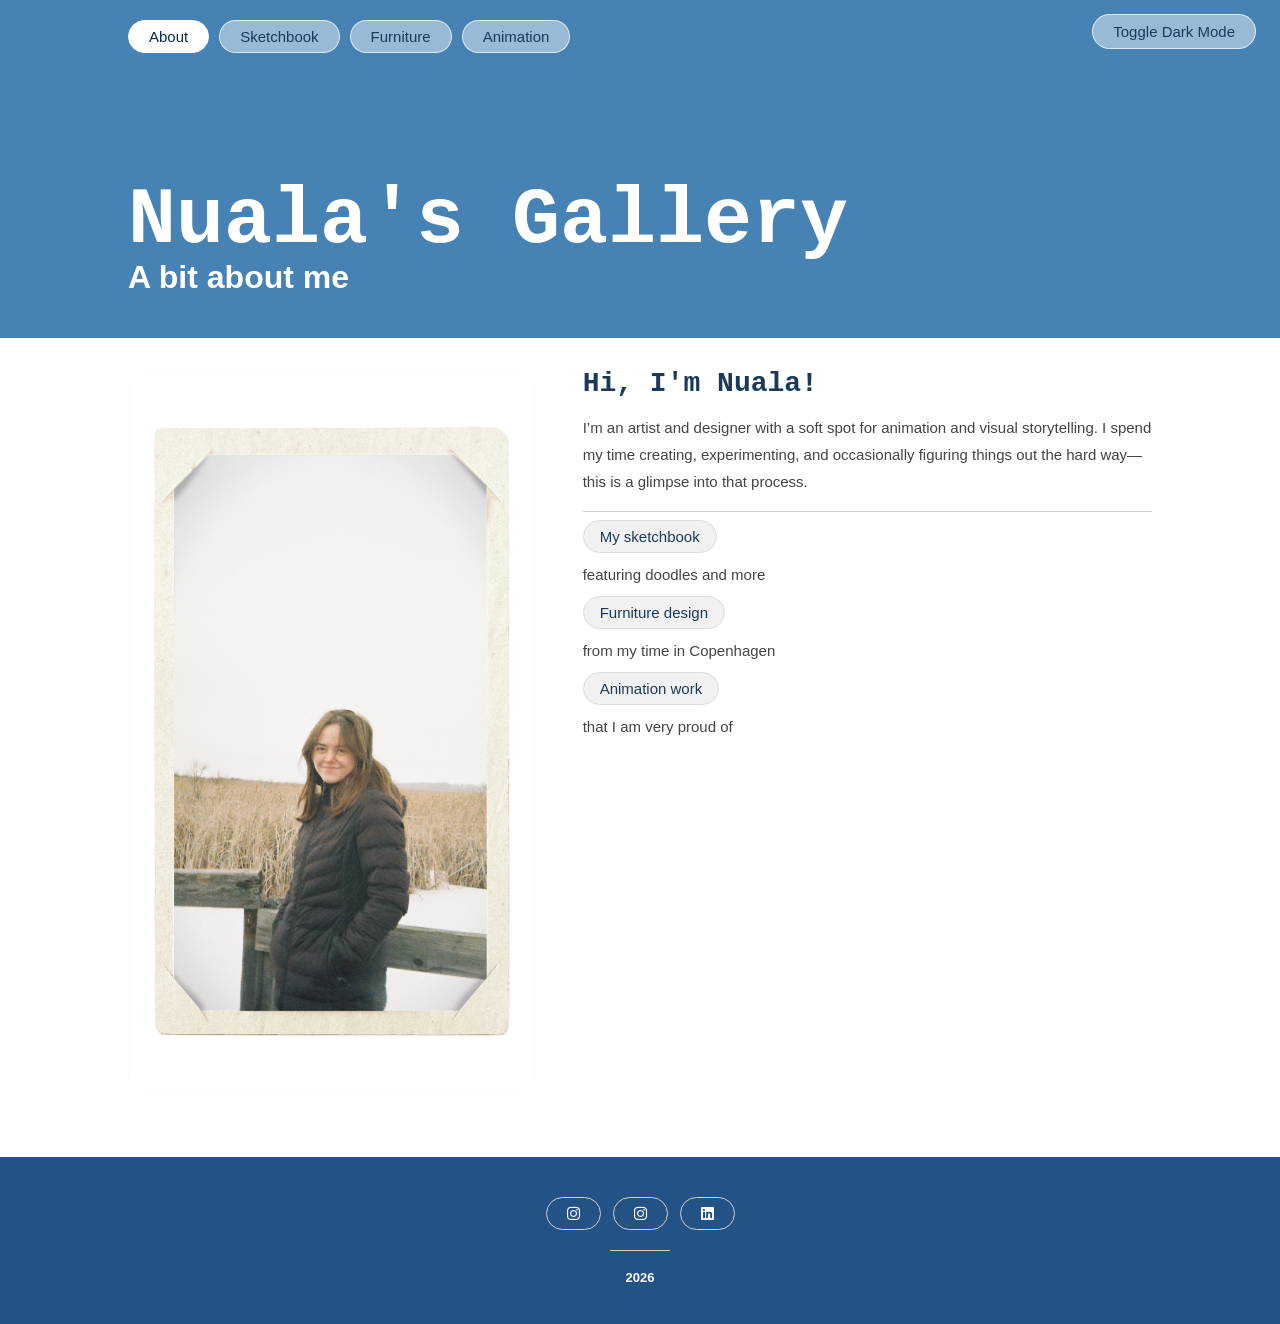
<file: index.html>
<!DOCTYPE html>
<html lang="en">

<head>
    <meta charset="UTF-8">
    <meta name="viewport" content="width=device-width, initial-scale=1.0">
    <link rel="stylesheet" href="css/html5reset.css">
    <link rel="stylesheet" href="css/style.css">
    <link rel="stylesheet" href="https://cdnjs.cloudflare.com/ajax/libs/font-awesome/6.5.0/css/all.min.css">
    <title>Nuala's Gallery</title>
</head>


<body>

    <!--header-->
    <div class="about-header">
    <header>

    <!--skip-->
    <div class="skip">
        <a href = "">Skip to Main Content</a>
    </div>

        <!-- Dark mode created with help from
        https://dev.to/nilebits/10-amazing-things-you-can-do-with-simple-javascript-2d96 -->
        <button id="toggle-dark-mode">Toggle Dark Mode</button>
        <script>
            const button = document.getElementById('toggle-dark-mode');
            button.addEventListener('click', () => {
            document.body.classList.toggle('dark-mode');
            });
        </script>

        <!--nav-->
        <nav>
            <ul>
                <li><a href = "index.html"class="active">About</a></li>
                <li><a href = "sketchbook.html">Sketchbook</a></li>
                <li><a href = "furniture.html">Furniture</a></li>
                <li><a href = "animation.html">Animation</a></li>
            </ul>
        </nav>

        <!--header-banner-->
        <div class="header-banner">
            <h1>Nuala's Gallery</h1>
            <h2>A bit about me</h2>
        </div>

    </header>
    </div>



<!-- Content -->
<main id="main-content">
    <div class="about-grid">
        <img src="images/me.jpg" alt="Photo of Nuala">
        <div class="about-text">
            <h3>Hi, I'm Nuala!</h3>
            <p>I’m an artist and designer with a soft spot for animation and visual storytelling.
                 I spend my time creating, experimenting, and occasionally figuring things out the
                  hard way—this is a glimpse into that process.</p>
            <div class="about-links">
                <a href="sketchbook.html">My sketchbook</a>
                <p>featuring doodles and more</p>
                <a href="furniture.html">Furniture design</a>
                <p> from my time in Copenhagen</p>
                <a href="animation.html">Animation work</a>
                <p> that I am very proud of</p>
            </div>
        </div>
    </div>
</main>




<!-- Footer -->
    <footer>
        <!--.social content modified from ChatGPT with the prompt: "Based on my current code,
         how would I make the social media links into icons  -->

        <!-- I also used chat to help fix some accessibility issues such as
         creating alt text for the links. -->

    <div class="social">
        <a href="https://www.instagram.com/nkenn_gallery/"
            target="_blank"
            rel="noopener noreferrer"
            aria-label="Nuala's Gallery Instagram">
        <i class="fab fa-instagram" aria-hidden="true"></i>
        </a>
        <a href="https://www.instagram.com/noo_alalala/"
            target="_blank"
            rel="noopener noreferrer"
            aria-label="Nuala's Gallery Instagram">
        <i class="fab fa-instagram" aria-hidden="true"></i>
        </a>
        <a href="https://www.linkedin.com/in/nuala-kennedy-53ab6a214/"
            target="_blank"
            rel="noopener noreferrer"
            aria-label="Nuala's LinkedIn">
        <i class="fab fa-linkedin" aria-hidden="true"></i>
        </a>
    </div>

    <div class="footer-divider"></div>

    <p><span id="year"></span></p>
        <script>
        document.getElementById("year").innerHTML = new Date().getFullYear();
        </script>
    </footer>


</body>
</html>
</file>
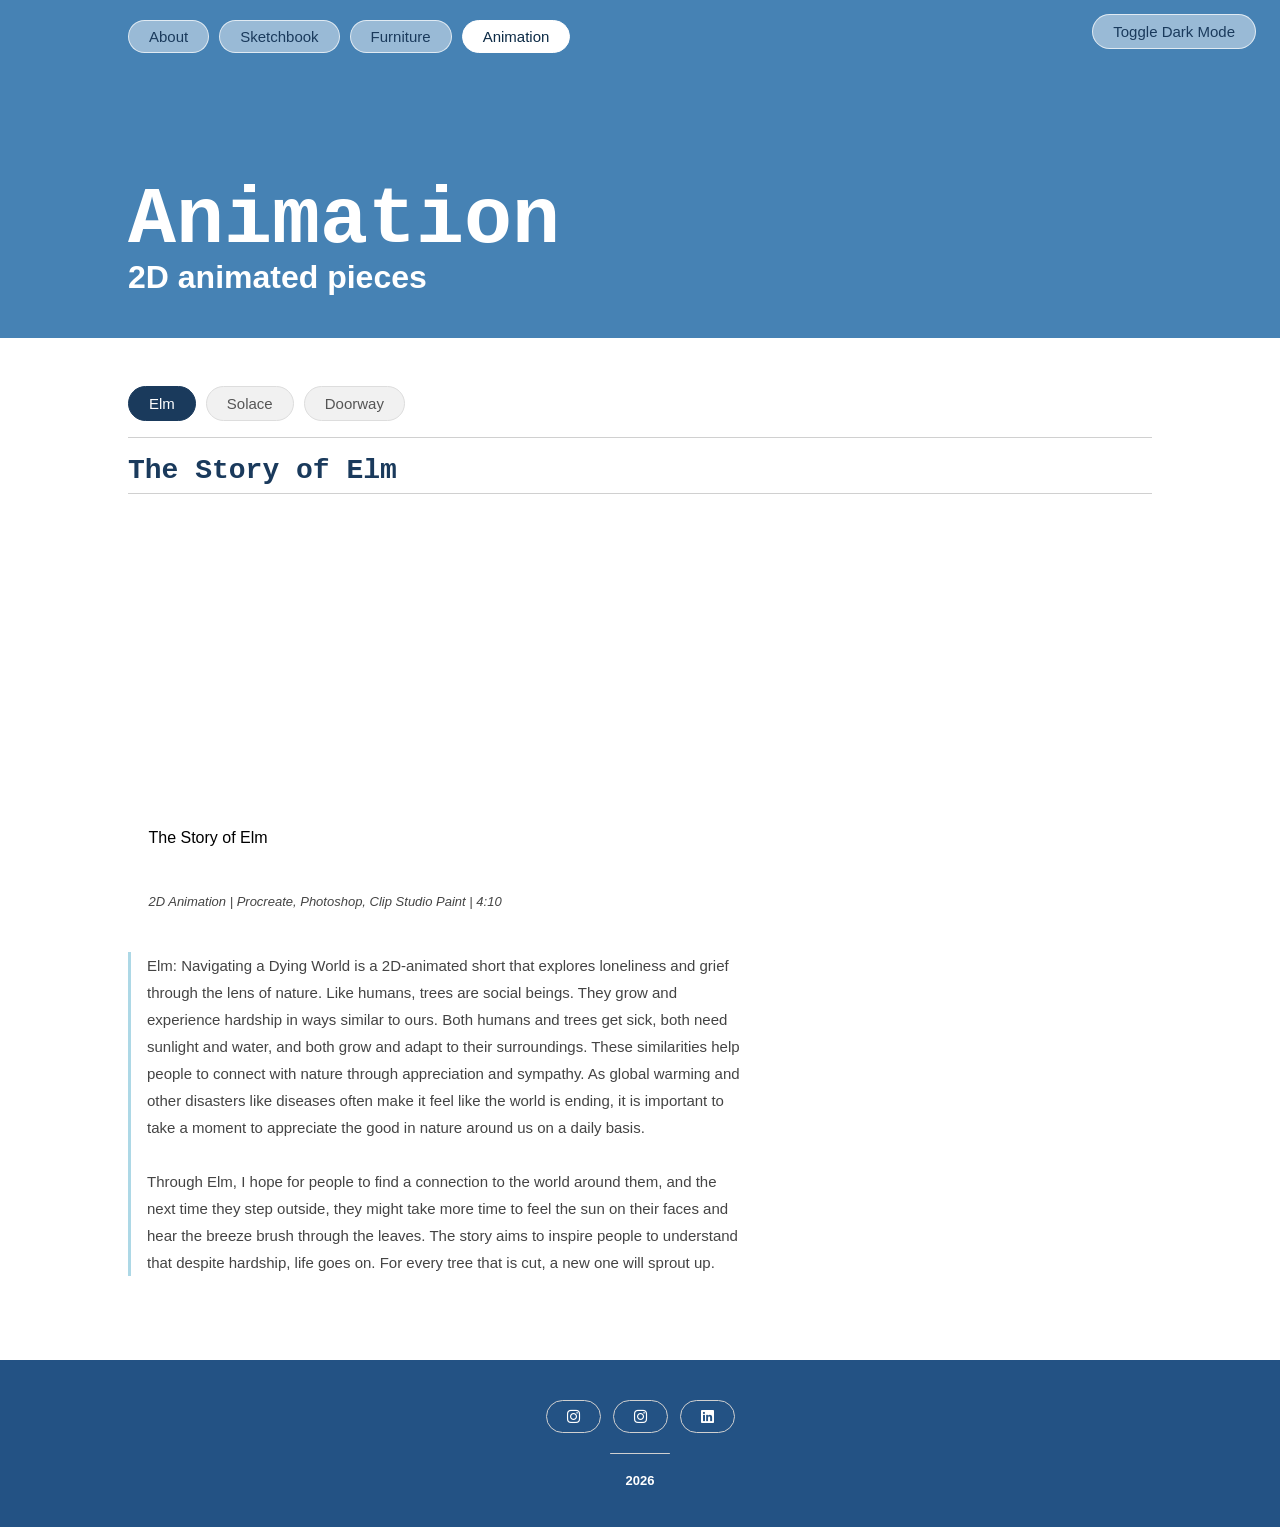
<file: animation.html>
<!DOCTYPE html>
<html lang="en">

<head>
    <meta charset="UTF-8">
    <meta name="viewport" content="width=device-width, initial-scale=1.0">
    <link rel="stylesheet" href="css/html5reset.css">
    <link rel="stylesheet" href="css/style.css">
    <link rel="stylesheet" href="https://cdnjs.cloudflare.com/ajax/libs/font-awesome/6.5.0/css/all.min.css">
    <title>Nuala's Gallery</title>
</head>


<body>

    <!--header-->
    <div class="header">
    <header>

    <!--skip-->
    <div class="skip">
        <a href = "">Skip to Main Content</a>
    </div>

        <!-- Dark mode created with help from
        https://dev.to/nilebits/10-amazing-things-you-can-do-with-simple-javascript-2d96 -->
        <button id="toggle-dark-mode">Toggle Dark Mode</button>
        <script>
            const button = document.getElementById('toggle-dark-mode');
            button.addEventListener('click', () => {
            document.body.classList.toggle('dark-mode');
            });
        </script>

        <!--nav-->
        <nav>
            <ul>
                <li><a href = "index.html">About</a></li>
                <li><a href = "sketchbook.html">Sketchbook</a></li>
                <li><a href = "furniture.html">Furniture</a></li>
                <li><a href = "animation.html"class="active">Animation</a></li>
            </ul>
            </nav>

        <!--header-banner-->
        <div class="header-banner">
            <h1>Animation</h1>
            <h2>2D animated pieces</h2>
        </div>

    </header>
    </div>


<!-- Content -->
    <main id="main-content">
        <div class="tab">
            <button class="tablinks" onclick="openCity(event, 'Elm')">Elm</button>
            <button class="tablinks" onclick="openCity(event, 'Solace')">Solace</button>
            <button class="tablinks" onclick="openCity(event, 'Doorway')">Doorway</button>
        </div>


        <div id="Elm" class="tabcontent">
            <h3>The Story of Elm</h3>

            <div class="video">
                <iframe width="560" height="315" src="https://player.vimeo.com/video/935595389"
                title="The Story of Elm - 2D animated short"
                frameborder="0" allowfullscreen></iframe>

                <p class ="item-name">The Story of Elm</p>
                <p class ="style-name">2D Animation | Procreate, Photoshop, Clip Studio Paint | 4:10</p>
            </div>

            <p>Elm: Navigating a Dying World is a 2D-animated short that explores loneliness and grief 
                through the lens of nature. Like humans, trees are social beings. They grow and experience 
                hardship in ways similar to ours. Both humans and trees get sick, both need sunlight and water, 
                and both grow and adapt to their surroundings. These similarities help people to connect with 
                nature through appreciation and sympathy. As global warming and other disasters like diseases 
                often make it feel like the world is ending, it is important to take a moment to appreciate the 
                good in nature around us on a daily basis. <br>
                <br>Through Elm, I hope for people to find a connection to the world around them, and the next time 
                they step outside, they might take more time to feel the sun on their faces and hear the breeze 
                brush through the leaves. The story aims to inspire people to understand that despite hardship, 
                life goes on. For every tree that is cut, a new one will sprout up. </p>
        </div>


        <div id="Solace" class="tabcontent">
            <h3>Solace</h3>

            <div class="video">
                <iframe width="560" height="315" src="https://player.vimeo.com/video/908952980?h=fc90e52daa"
                title="Solace - 2D animated short"
                frameborder="0" allowfullscreen></iframe>

                <p class ="item-name">Solace</p>
                <p class ="style-name">2D Animation | Photoshop | 1:28</p>
            </div>

            <p>Solace holds particular significance for me as one of the first animated shorts I created. 
                Developed during a period of profound isolation following the pandemic, the piece reflects 
                my desire for connection through a narrative that others could relate to. <br>

                <br>As one of my first animated projects, it presented a range of creative and technical challenges. 
                Produced entirely in Adobe Photoshop at 12 frames per second, the process pushed me to 
                strengthen my patience, refine my storytelling, and deepen my commitment to the craft.

            </p>
        </div>


        <div id="Doorway" class="tabcontent">
            <h3>The Doorway</h3>

            <div class="video">
                <iframe width="560" height="315" src="https://player.vimeo.com/video/772074517"
                title="The Doorway - rotoscoped animation"
                frameborder="0" allowfullscreen></iframe>

                <p class ="item-name">Doorway</p>
                <p class ="style-name">2D Animation | Photoshop | 0:45</p>
            </div>

            <p>This rotoscoped peice was an experimental project for a class I took in 2022. The Doorway is 
                a reflection of my thoughts while navigating college and my path forward.<br>

                <br>By taping clips of myself in my doormroon, then editing and animating on top of the video, 
                I created this piece. </p>
        </div>


        <div id="Other" class="tabcontent">

        </div>
    </main>






<!-- Footer -->
    <footer>
        <!--.social content modified from ChatGPT with the prompt: "Based on my current code,
         how would I make the social media links into icons  -->

        <!-- I also used chat to help fix some accessibility issues such as
         creating alt text for the links. -->

    <div class="social">
        <a href="https://www.instagram.com/nkenn_gallery/"
            target="_blank"
            rel="noopener noreferrer"
            aria-label="Nuala's Gallery Instagram">
        <i class="fab fa-instagram" aria-hidden="true"></i>
        </a>
        <a href="https://www.instagram.com/noo_alalala/"
            target="_blank"
            rel="noopener noreferrer"
            aria-label="Nuala's Gallery Instagram">
        <i class="fab fa-instagram" aria-hidden="true"></i>
        </a>
        <a href="https://www.linkedin.com/in/nuala-kennedy-53ab6a214/"
            target="_blank"
            rel="noopener noreferrer"
            aria-label="Nuala's LinkedIn">
        <i class="fab fa-linkedin" aria-hidden="true"></i>
        </a>
    </div>

    <div class="footer-divider"></div>

    <p><span id="year"></span></p>
        <script>
        document.getElementById("year").innerHTML = new Date().getFullYear();
        </script>
    </footer>





    <script src="js/tabs.js"></script>
</body>







</html>
</file>
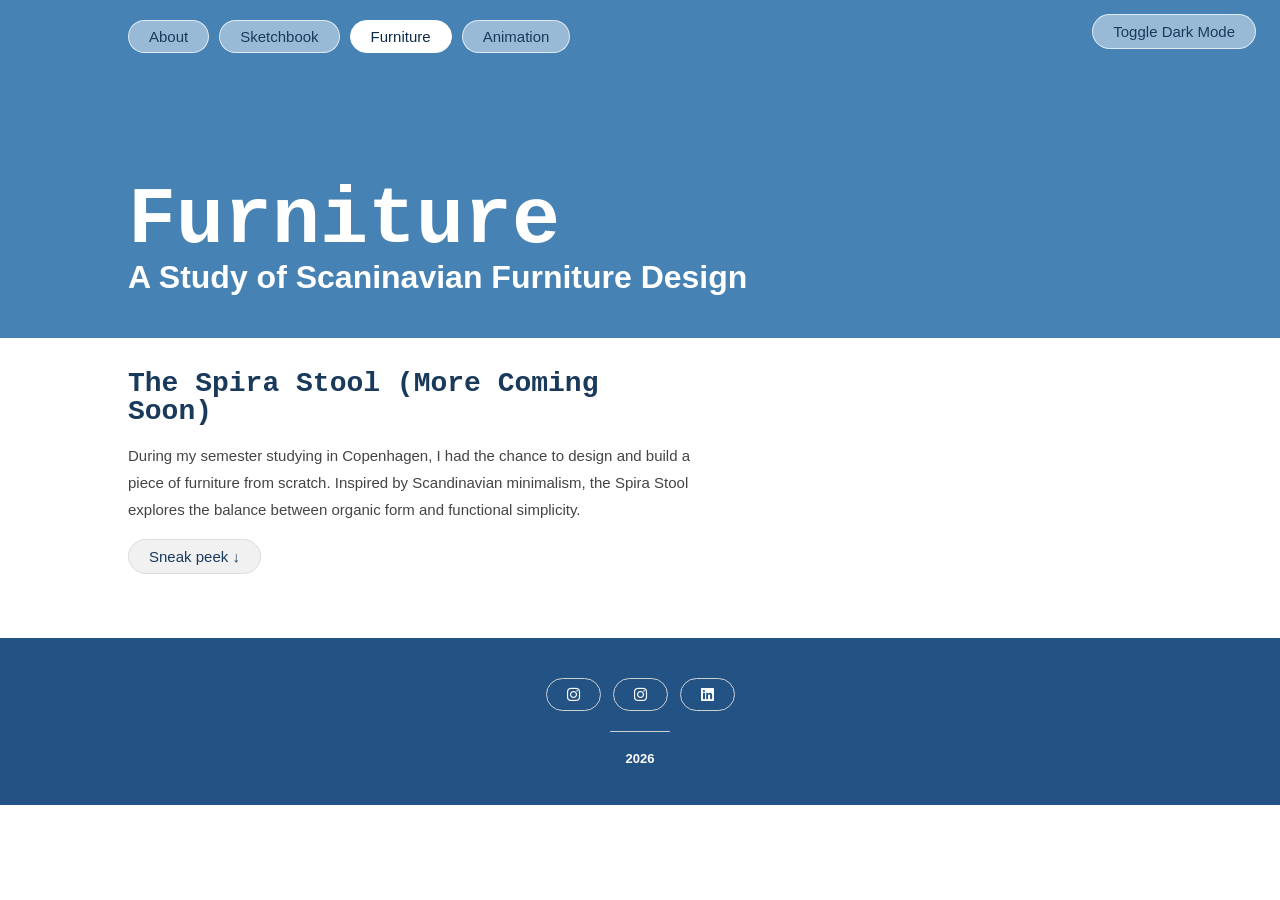
<file: furniture.html>
<!DOCTYPE html>
<html lang="en">

<head>
    <meta charset="UTF-8">
    <meta name="viewport" content="width=device-width, initial-scale=1.0">
    <link rel="stylesheet" href="css/html5reset.css">
    <link rel="stylesheet" href="css/style.css">
    <link rel="stylesheet" href="https://cdnjs.cloudflare.com/ajax/libs/font-awesome/6.5.0/css/all.min.css">
    <title>Nuala's Gallery</title>
</head>


<body>

    <!--header-->
    <div class="header">
    <header>

    <!--skip-->
    <div class="skip">
        <a href = "">Skip to Main Content</a>
    </div>

        <!-- Dark mode created with help from
        https://dev.to/nilebits/10-amazing-things-you-can-do-with-simple-javascript-2d96 -->
        <button id="toggle-dark-mode">Toggle Dark Mode</button>
        <script>
            const button = document.getElementById('toggle-dark-mode');
            button.addEventListener('click', () => {
            document.body.classList.toggle('dark-mode');
            });
        </script>

        <!--nav-->
        <nav>
            <ul>
                <li><a href = "index.html">About</a></li>
                <li><a href = "sketchbook.html">Sketchbook</a></li>
                <li><a href = "furniture.html"class="active">Furniture</a></li>
                <li><a href = "animation.html">Animation</a></li>
            </ul>
        </nav>

        <!--header-banner-->
        <div class="header-banner">
            <h1>Furniture</h1>
            <h2>A Study of Scaninavian Furniture Design</h2>
        </div>

    </header>
    </div>


<!-- Content -->
<main id="main-content">
    <div class="furniture-grid">
        <div class="furniture-text">
            <h3>The Spira Stool (More Coming Soon)</h3>
            <p>During my semester studying in Copenhagen, I had the chance to design and build
               a piece of furniture from scratch. Inspired by Scandinavian minimalism, the Spira
               Stool explores the balance between organic form and functional simplicity.</p>

            <button class="peek-btn" onclick="togglePeek(this)">Sneak peek ↓</button>

            <div class="furniture-images" id="peek-images">
                <div class="content-container">
                    <img src="images/chair/workspace.jpg" alt="Furniture sketches on a workbench">
                    <p class="item-name">Workspace</p>
                    <p class="style-name">Photo</p>
                </div>
                <div class="content-container">
                    <img src="images/chair/full_photo.jpg" alt="Photo of the Spira Stool">
                    <p class="item-name">Spira Stool - Front</p>
                    <p class="style-name">Photo</p>
                </div>
            </div>
        </div>
    </div>
</main>

<script>
    function togglePeek(btn) {
        const images = document.getElementById('peek-images');
        images.classList.toggle('visible');
        btn.classList.toggle('open');
        btn.textContent = images.classList.contains('visible') ? 'Hide sneak peek ↑' : 'Sneak peek ↓';
    }
</script>




<!-- Footer -->
    <footer>
        <!--.social content modified from ChatGPT with the prompt: "Based on my current code,
         how would I make the social media links into icons  -->

        <!-- I also used chat to help fix some accessibility issues such as
         creating alt text for the links. -->

    <div class="social">
        <a href="https://www.instagram.com/nkenn_gallery/"
            target="_blank"
            rel="noopener noreferrer"
            aria-label="Nuala's Gallery Instagram">
        <i class="fab fa-instagram" aria-hidden="true"></i>
        </a>
        <a href="https://www.instagram.com/noo_alalala/"
            target="_blank"
            rel="noopener noreferrer"
            aria-label="Nuala's Gallery Instagram">
        <i class="fab fa-instagram" aria-hidden="true"></i>
        </a>
        <a href="https://www.linkedin.com/in/nuala-kennedy-53ab6a214/"
            target="_blank"
            rel="noopener noreferrer"
            aria-label="Nuala's LinkedIn">
        <i class="fab fa-linkedin" aria-hidden="true"></i>
        </a>
    </div>

    <div class="footer-divider"></div>

    <p><span id="year"></span></p>
        <script>
        document.getElementById("year").innerHTML = new Date().getFullYear();
        </script>
    </footer>






</body>







</html>
</file>
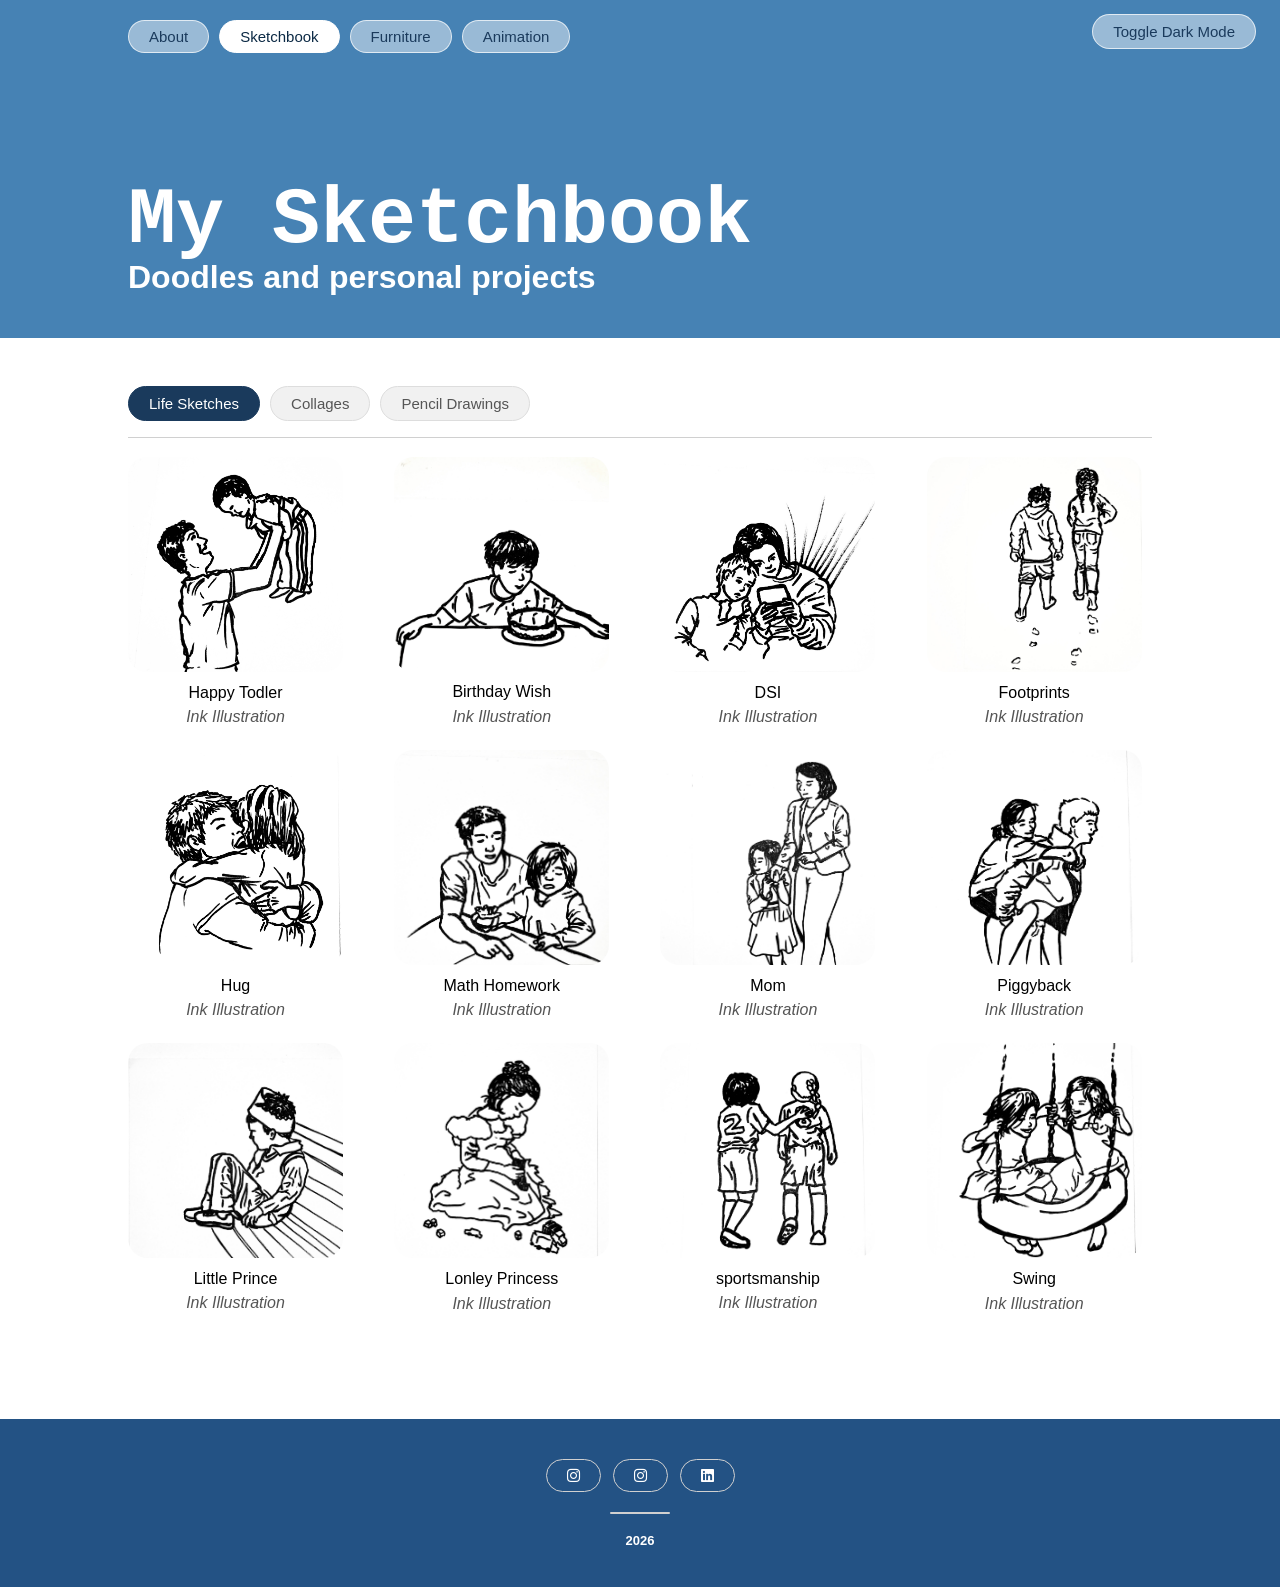
<file: sketchbook.html>
<!DOCTYPE html>
<html lang="en">

<head>
    <meta charset="UTF-8">
    <meta name="viewport" content="width=device-width, initial-scale=1.0">
    <link rel="stylesheet" href="css/html5reset.css">
    <link rel="stylesheet" href="css/style.css">
    <link rel="stylesheet" href="https://cdnjs.cloudflare.com/ajax/libs/font-awesome/6.5.0/css/all.min.css">
    <title>Nuala's Gallery</title>
</head>


<body>

    <!--header-->
    <div class="header">
    <header>

    <!--skip-->
    <div class="skip">
        <a href = "">Skip to Main Content</a>
    </div>

        <!-- Dark mode created with help from
        https://dev.to/nilebits/10-amazing-things-you-can-do-with-simple-javascript-2d96 -->
        <button id="toggle-dark-mode">Toggle Dark Mode</button>
        <script>
            const button = document.getElementById('toggle-dark-mode');
            button.addEventListener('click', () => {
            document.body.classList.toggle('dark-mode');
            });
        </script>

        <!--nav-->
        <nav>
            <ul>
                <li><a href = "index.html">About</a></li>
                <li><a href = "sketchbook.html"class="active">Sketchbook</a></li>
                <li><a href = "furniture.html">Furniture</a></li>
                <li><a href = "animation.html">Animation</a></li>
            </ul>
        </nav>

        <!--header-banner-->
        <div class="header-banner">
            <h1>My Sketchbook</h1>
            <h2>Doodles and personal projects</h2>
        </div>

    </header>
    </div>


    <!-- Content -->
    <main id="main-content">

        <!-- from W3 schools and Claude -->
        <div class="tab">
            <button class="tablinks" onclick="openCity(event, 'Life Sketches')">Life Sketches</button>
            <button class="tablinks" onclick="openCity(event, 'Collages')">Collages</button>
            <button class="tablinks" onclick="openCity(event, 'Pencil Drawings')">Pencil Drawings</button>
        </div>


        <div id="Life Sketches" class="tabcontent">
            <div class = "content-container" id="baby">
                <img src="images/life moments/baby.jpg" alt="Todler being lifted">
                <p class ="item-name">Happy Todler</p>
                <p class ="style-name">Ink Illustration</p>
            </div>
            <div class = "content-container" id="birthday">
                <img src="images/life moments/birthday.jpg" alt="Child blowing out birthday candles">
                <p class ="item-name">Birthday Wish</p>
                <p class ="style-name">Ink Illustration</p>
            </div>
            <div class = "content-container" id="DSI">
                <img src="images/life moments/DSI.jpg" alt="Kids playing a videogame">
                <p class ="item-name">DSI</p>
                <p class ="style-name">Ink Illustration</p>
            </div>
            <div class = "content-container" id="footsteps">
                <img src="images/life moments/footsteps.jpg" alt="Kids walking on the beach">
                <p class ="item-name">Footprints</p>
                <p class ="style-name">Ink Illustration</p>
            </div>
            <div class = "content-container" id="hug">
                <img src="images/life moments/hug.jpg" alt="Parent and child hugging">
                <p class ="item-name">Hug</p>
                <p class ="style-name">Ink Illustration</p>
            </div>
            <div class = "content-container" id="math">
                <img src="images/life moments/math.jpg" alt="Parent helping a kid do homework">
                <p class ="item-name">Math Homework</p>
                <p class ="style-name">Ink Illustration</p>
            </div>
            <div class = "content-container" id="mom">
                <img src="images/life moments/mom.jpg" alt="Child hugging her mother's arm">
                <p class ="item-name">Mom</p>
                <p class ="style-name">Ink Illustration</p>
            </div>
            <div class = "content-container" id="piggyback">
                <img src="images/life moments/piggyback.jpg" alt="Kid getting a piggyback ride">
                <p class ="item-name">Piggyback</p>
                <p class ="style-name">Ink Illustration</p>
            </div>
            <div class = "content-container" id="prince">
                <img src="images/life moments/prince.jpg" alt="Kid sitting alone wearing a crown">
                <p class ="item-name">Little Prince</p>
                <p class ="style-name">Ink Illustration</p>
            </div>
            <div class = "content-container" id="princess">
                <img src="images/life moments/princess.jpg" alt="Kid sitting alone wearing a crown">
                <p class ="item-name">Lonley Princess</p>
                <p class ="style-name">Ink Illustration</p>
            </div>
            <div class = "content-container" id="sportsmanship">
                <img src="images/life moments/sportmanship.jpg" alt="soccer players conforting eachother">
                <p class ="item-name">sportsmanship</p>
                <p class ="style-name">Ink Illustration</p>
            </div>
            <div class = "content-container" id="swing">
                <img src="images/life moments/swing.jpg" alt="two girls on a swing">
                <p class ="item-name">Swing</p>
                <p class ="style-name">Ink Illustration</p>
            </div>
        </div>

        <div id="Collages" class="tabcontent">
            <div class = "content-container" id="berry">
                <img src="images/other/collage1.jpg" alt="berries">
                <p class ="item-name">Berries</p>
                <p class ="style-name">Paper Collage</p>
            </div>
            <div class = "content-container" id="fork">
                <img src="images/other/collage2.jpg" alt="fork">
                <p class ="item-name">Fork</p>
                <p class ="style-name">Paper Collage</p>
            </div>
            <div class = "content-container" id="lips">
                <img src="images/other/collage3.jpg" alt="lips">
                <p class ="item-name">Lips</p>
                <p class ="style-name">Paper Collage</p>
            </div>
            <div class = "content-container" id="Music">
                <img src="images/other/Collage4.jpg" alt="two poeple playing guitar">
                <p class ="item-name">Music</p>
                <p class ="style-name">Paper Collage</p>
            </div>
        </div>

        <div id="Pencil Drawings" class="tabcontent">
            <div class = "content-container" id="earth">
                <img src="images/other/earth.jpg" alt="earth from space">
                <p class ="item-name">Earth</p>
                <p class ="style-name">Pencil Illustration</p>
            </div>
            <div class = "content-container" id="still">
                <img src="images/other/Value.jpg" alt="still-life of bottles">
                <p class ="item-name">still-life</p>
                <p class ="style-name">Pencil Drawing</p>
            </div>
            <div class = "content-container" id="still">
                <img src="images/other/Value2.jpg" alt="still-life">
                <p class ="item-name">Still-life</p>
                <p class ="style-name">Pencil Drawing</p>
            </div>
            <div class = "content-container" id="nap">
                <img src="images/other/naptime.jpg" alt="drawings of someone napping">
                <p class ="item-name">Naptime</p>
                <p class ="style-name">Digital Sketch</p>
            </div>
            <div class = "content-container" id="baseball">
                <img src="images/other/sketchbook1.jpg" alt="drawings of a kid playing baseball">
                <p class ="item-name">Baseball Player</p>
                <p class ="style-name">Pencil Sketch</p>
            </div>
            <div class = "content-container" id="point">
                <img src="images/other/sketchbook2.jpg" alt="drawings of a kid pointing at something">
                <p class ="item-name">Look!</p>
                <p class ="style-name">Pencil Sketch</p>
            </div>
            <div class = "content-container" id="sleepy">
                <img src="images/other/sketchbook3.jpg" alt="drawings of a dad resting with his kids">
                <p class ="item-name">Sleepy</p>
                <p class ="style-name">Pencil Sketch</p>
            </div>
            <div class = "content-container" id="snail">
                <img src="images/other/snail.jpg" alt="drawings of a snail">
                <p class ="item-name">Snail</p>
                <p class ="style-name">Pencil Sketch</p>
            </div>
        </div>
    </main>





<!-- Footer -->
    <footer>
        <!--.social content modified from ChatGPT with the prompt: "Based on my current code,
         how would I make the social media links into icons  -->

        <!-- I also used chat to help fix some accessibility issues such as
         creating alt text for the links. -->

    <div class="social">
        <a href="https://www.instagram.com/nkenn_gallery/"
            target="_blank"
            rel="noopener noreferrer"
            aria-label="Nuala's Gallery Instagram">
        <i class="fab fa-instagram" aria-hidden="true"></i>
        </a>
        <a href="https://www.instagram.com/noo_alalala/"
            target="_blank"
            rel="noopener noreferrer"
            aria-label="Nuala's Gallery Instagram">
        <i class="fab fa-instagram" aria-hidden="true"></i>
        </a>
        <a href="https://www.linkedin.com/in/nuala-kennedy-53ab6a214/"
            target="_blank"
            rel="noopener noreferrer"
            aria-label="Nuala's LinkedIn">
        <i class="fab fa-linkedin" aria-hidden="true"></i>
        </a>
    </div>

    <div class="footer-divider"></div>

    <p><span id="year"></span></p>
        <script>
        document.getElementById("year").innerHTML = new Date().getFullYear();
        </script>
    </footer>





    <script src="js/tabs.js"></script>
</body>







</html>
</file>
<file: css/style.css>
/*skip to main*/
.skip a{
    position: absolute;
    top: -65px;
    color: #1a3a5c;
    background-color: #ffffff;
    font-family: Arial, Helvetica, sans-serif;
}

.skip a:focus{
     top: 25px;
}


#main-content{
    margin: 0 10% 5%;
    padding-top: 2rem;
}


/*header*/
header{
    background: #4682B4;
    display: block;
    padding: 10px 0 10px;
}

.header-banner{
    padding: 10% 0 0 10%;
}

.header-banner h1{
    font-size: 500%;
    font-family: 'Courier New', Courier, monospace;
    color: #ffffff;
    margin: 0;
}

.header-banner h2{
    font-size: 200%;
    font-family: 'Trebuchet MS', 'Lucida Sans Unicode', 'Lucida Grande', 'Lucida Sans', Arial, sans-serif;
    color: #ffffff;
    margin: 0 0 3% 0;
}



/*navbar*/ /*got help from Claude*/
nav ul {
    display: flex;
    flex-direction: row;
    gap: 10px;
    list-style: none;
    padding: 10px 0 0 10%;
    margin: 0;
}

nav ul li a {
    text-decoration: none;
    padding: 8px 20px;
    border-radius: 999px;
    font-family: 'Trebuchet MS', 'Lucida Sans Unicode', 'Lucida Grande', 'Lucida Sans', Arial, sans-serif;
    font-size: 15px;
    font-weight: 500;
    color: #1a3a5c;
    background: rgba(255, 255, 255, 0.45);
    border: 1.5px solid rgba(255, 255, 255, 0.7);
    transition: background 0.2s, color 0.2s, border-color 0.2s;
    display: inline-block;
}

nav ul li a:hover {
    background: rgba(255, 255, 255, 0.75);
    color: #0c2a45;
}

nav ul li a.active {
    background: #ffffff;
    color: #0c2a45;
    border-color: #ffffff;
}



/* Tab container */ /*got help from Claude*/
.tab {
    display: flex;
    flex-direction: row;
    gap: 10px;
    padding: 1rem 0;
    background: transparent;
    border: none;
    border-bottom: 1.5px solid #d0d0d0;
    overflow: visible;
}

/* Tab buttons */
.tab button {
    padding: 8px 20px;
    border-radius: 999px;
    font-family: 'Trebuchet MS', 'Lucida Sans Unicode', 'Lucida Grande', 'Lucida Sans', Arial, sans-serif;
    font-size: 15px;
    font-weight: 500;
    color: #555;
    background: #f1f1f1;
    border: 1.5px solid #ddd;
    cursor: pointer;
    transition: background 0.2s, color 0.2s, border-color 0.2s;
    float: none;
    outline: none;
}

.tab button:hover {
    background: #e2e2e2;
    color: #1a3a5c;
    border-color: #bbb;
}

.tab button.active {
    background: #1a3a5c;
    color: #ffffff;
    border-color: #1a3a5c;
}



/* Tab content */ /*got help from Claude*/
.tabcontent {
    display: none;
    padding: 1.2rem 0;
    border: none;
    flex-wrap: wrap;
    flex-direction: row;
    column-gap: 5%;
}
.section-container{
    display: flex;
    flex-wrap: wrap;
    flex-direction: row;
    justify-content: flex-start;;
    margin-top: 20px;
    column-gap: 5%;
}
.content-container{
    display: flex;
    flex-direction: column;
    align-items: center;
    width: 21%;
    text-align: center;
    cursor: pointer;
    margin-bottom: 20px;
}

/* tabbed text */
p.item-name{
    font-weight: normal;
    font-family: 'Trebuchet MS', 'Lucida Sans Unicode', 'Lucida Grande', 'Lucida Sans', Arial, sans-serif;
    padding: 2%;
    margin: 4% 0 0 0;
}

p.style-name{
    font-style: italic;
    font-family: 'Trebuchet MS', 'Lucida Sans Unicode', 'Lucida Grande', 'Lucida Sans', Arial, sans-serif;
    color:#555;
    padding: 2%;
    margin: 0;
}

/* tabbed images */
.content-container img{
    width: 100%;
    border-radius: 20px;
    transition: transform 0.2s;
}
.content-container img:hover{
    transform: scale(1.05);
}






/* About / homepage layout */
.about-grid {
    display: grid;
    grid-template-columns: 1fr 1.4fr;
    gap: 3rem;
    align-items: start;
}

.about-grid img {
    width: 100%;
    border-radius: 20px;
}

.about-text {
    display: flex;
    flex-direction: column;
    gap: 1rem;
}

.about-text h3 {
    font-size: 28px;
    font-weight: 600;
    font-family: 'Courier New', Courier, monospace;
    color: #1a3a5c;
    margin: 0;
}

.about-text p {
    font-size: 15px;
    line-height: 1.8;
    color: #444;
    margin: 0;
    font-family: 'Trebuchet MS', Arial, sans-serif;
}

.about-links {
    display: flex;
    flex-direction: column;
    gap: 8px;
    padding-top: 0.5rem;
    border-top: 1.5px solid #d0d0d0;
}

.about-links a {
    text-decoration: none;
    font-size: 15px;
    font-weight: 500;
    font-family: 'Trebuchet MS', Arial, sans-serif;
    color: #1a3a5c;
    padding: 8px 16px;
    border-radius: 999px;
    border: 1.5px solid #ddd;
    background: #f1f1f1;
    transition: background 0.2s, border-color 0.2s;
    display: inline-block;
    width: fit-content;
}

.about-links a:hover {
    background: #e2e2e2;
    border-color: #bbb;
}




/* Furniture page */
.furniture-grid {
    display: grid;
    grid-template-columns: 1.4fr 1fr;
    gap: 3rem;
    align-items: start;
}

.furniture-text {
    display: flex;
    flex-direction: column;
    gap: 1rem;
}

.furniture-text h3 {
    font-size: 28px;
    font-weight: 600;
    font-family: 'Courier New', Courier, monospace;
    color: #1a3a5c;
    margin: 0;
}

.furniture-text p {
    font-size: 15px;
    line-height: 1.8;
    color: #444;
    margin: 0;
    font-family: 'Trebuchet MS', Arial, sans-serif;
}

.peek-btn {
    display: inline-block;
    width: fit-content;
    padding: 8px 20px;
    border-radius: 999px;
    font-family: 'Trebuchet MS', Arial, sans-serif;
    font-size: 15px;
    font-weight: 500;
    color: #1a3a5c;
    background: #f1f1f1;
    border: 1.5px solid #ddd;
    cursor: pointer;
    transition: background 0.2s, border-color 0.2s;
}

.peek-btn:hover { background: #e2e2e2; border-color: #bbb; }

.peek-btn.open {
    background: #1a3a5c;
    color: white;
    border-color: #1a3a5c;
}

.furniture-images .content-container {
    width: 45%;
}

.furniture-images {
    display: none;
    flex-direction: row;
    flex-wrap: wrap;
    gap: 5%;
    padding-top: 0.5rem;
    border-top: 1.5px solid #d0d0d0;
}

.furniture-images.visible { display: flex; }

.furniture-coming-soon {
    display: flex;
    align-items: center;
    justify-content: center;
    min-height: 200px;
    border-radius: 20px;
    border: 1.5px dashed #d0d0d0;
    font-family: 'Trebuchet MS', Arial, sans-serif;
    color: #aaa;
    font-size: 15px;
    font-style: italic;
}







/* Animation page */
#Elm, #Solace, #Doorway {
    flex-direction: column;
    gap: 1.5rem;
}

#Elm h3, #Solace h3, #Doorway h3 {
    font-size: 28px;
    font-weight: 600;
    font-family: 'Courier New', Courier, monospace;
    color: #1a3a5c;
    margin: 0;
    padding-bottom: 0.5rem;
    border-bottom: 1.5px solid #d0d0d0;
}

.video {
    display: flex;
    flex-direction: column;
    gap: 6px;
}

.video video {
    border-radius: 16px;
    width: 100%;
    max-width: 560px;
}

.video p.item-name {
    font-size: 16px;
    font-weight: 500;
    margin: 8px 0 2px 0;
}

.video p.style-name {
    font-size: 13px;
    color: #444;
    font-style: italic;
    margin: 0;
}

#Elm > p, #Solace > p, #Doorway > p {
    max-width: 600px;
    line-height: 1.8;
    color: #444;
    font-size: 15px;
    font-family: 'Trebuchet MS', 'Lucida Sans Unicode', 'Lucida Grande', 'Lucida Sans', Arial, sans-serif;
    border-left: 3px solid lightblue;
    padding-left: 1rem;
    margin: 0;
}








/* footer */   /* Claude helped with syling the social buttons */
footer {
    background-color: #235284;
    padding: 40px 10%;
    display: flex;
    flex-direction: column;
    align-items: center;
    gap: 20px;
    font-family: 'Trebuchet MS', 'Lucida Sans Unicode', 'Lucida Grande', 'Lucida Sans', Arial, sans-serif;
    font-weight: bold;
}

footer p {
    color: #ffffff;
    font-size: 13px;
    margin: 0;
}

.social {
    display: flex;
    gap: 12px;
}

.social a {
    text-decoration: none;
    padding: 8px 20px;
    border-radius: 999px;
    font-size: 15px;
    font-weight: 500;
    color: #ffffff;
    border: 1.5px solid #d0d0d0;
    transition: background 0.2s, color 0.2s;
    display: inline-flex;
    align-items: center;
    gap: 7px;
}

.social a:hover {
    background: #d0d0d0;
}

/* divider line */
.footer-divider {
    width: 60px;
    height: 1.5px;
    background: #d0d0d0;
    border-radius: 999px;
}





/* Dark mode created with help from
https://dev.to/nilebits/10-amazing-things-you-can-do-with-simple-javascript-2d96 */

body {
    transition: background-color 0.5s, color 0.3s;
    }


.dark-mode {
    background-color: #121212;
    color: #ffffff;

    header{
    background: #235284;
    }

    nav a:hover,
    nav a:focus {
        background-color: #1a3a5c;
        color: #ffffff;
        border-color: #1a3a5c;
    }

    nav ul li a.active {
        background: #0c2a45;
        color: #ffffff;
    }

    .tab button {
        color: #555;
        background: #f1f1f1;
        border: 1.5px solid #ddd;
    }

    .tab button:hover {
        background: #0c2a45;
        color: #e2e2e2;
        border-color: #1a3a5c;
    }

    .tab button.active {
        background: #1a3a5c;
        color: #ffffff;
        border-color: #e2e2e2;
    }

    .about-text h3, .furniture-text h3{
        color: lightblue;
    }

    .about-text p, .furniture-text p{
        color: #d0d0d0;
    }

    #Elm h3, #Solace h3, #Doorway h3{
        color: lightblue;
        border-bottom: 1.5px solid #d0d0d0;
    }

    .video, p.style-name {
        color: #d0d0d0;

    }

    #Elm > p, #Solace > p, #Doorway > p {
        color: #d0d0d0;
        border-left: 3px solid lightblue;
    }
}


#toggle-dark-mode {
    position: absolute;
    top: 14px;
    right: 24px;
    padding: 8px 20px;
    border-radius: 999px;
    font-family: 'Trebuchet MS', 'Lucida Sans Unicode', 'Lucida Grande', 'Lucida Sans', Arial, sans-serif;
    font-size: 15px;
    font-weight: 500;
    color: #1a3a5c;
    background: rgba(255, 255, 255, 0.45);
    border: 1.5px solid rgba(255, 255, 255, 0.7);
    cursor: pointer;
    transition: background 0.2s, color 0.2s;
}

#toggle-dark-mode:hover {
    background: rgba(255, 255, 255, 0.75);
}
</file>
